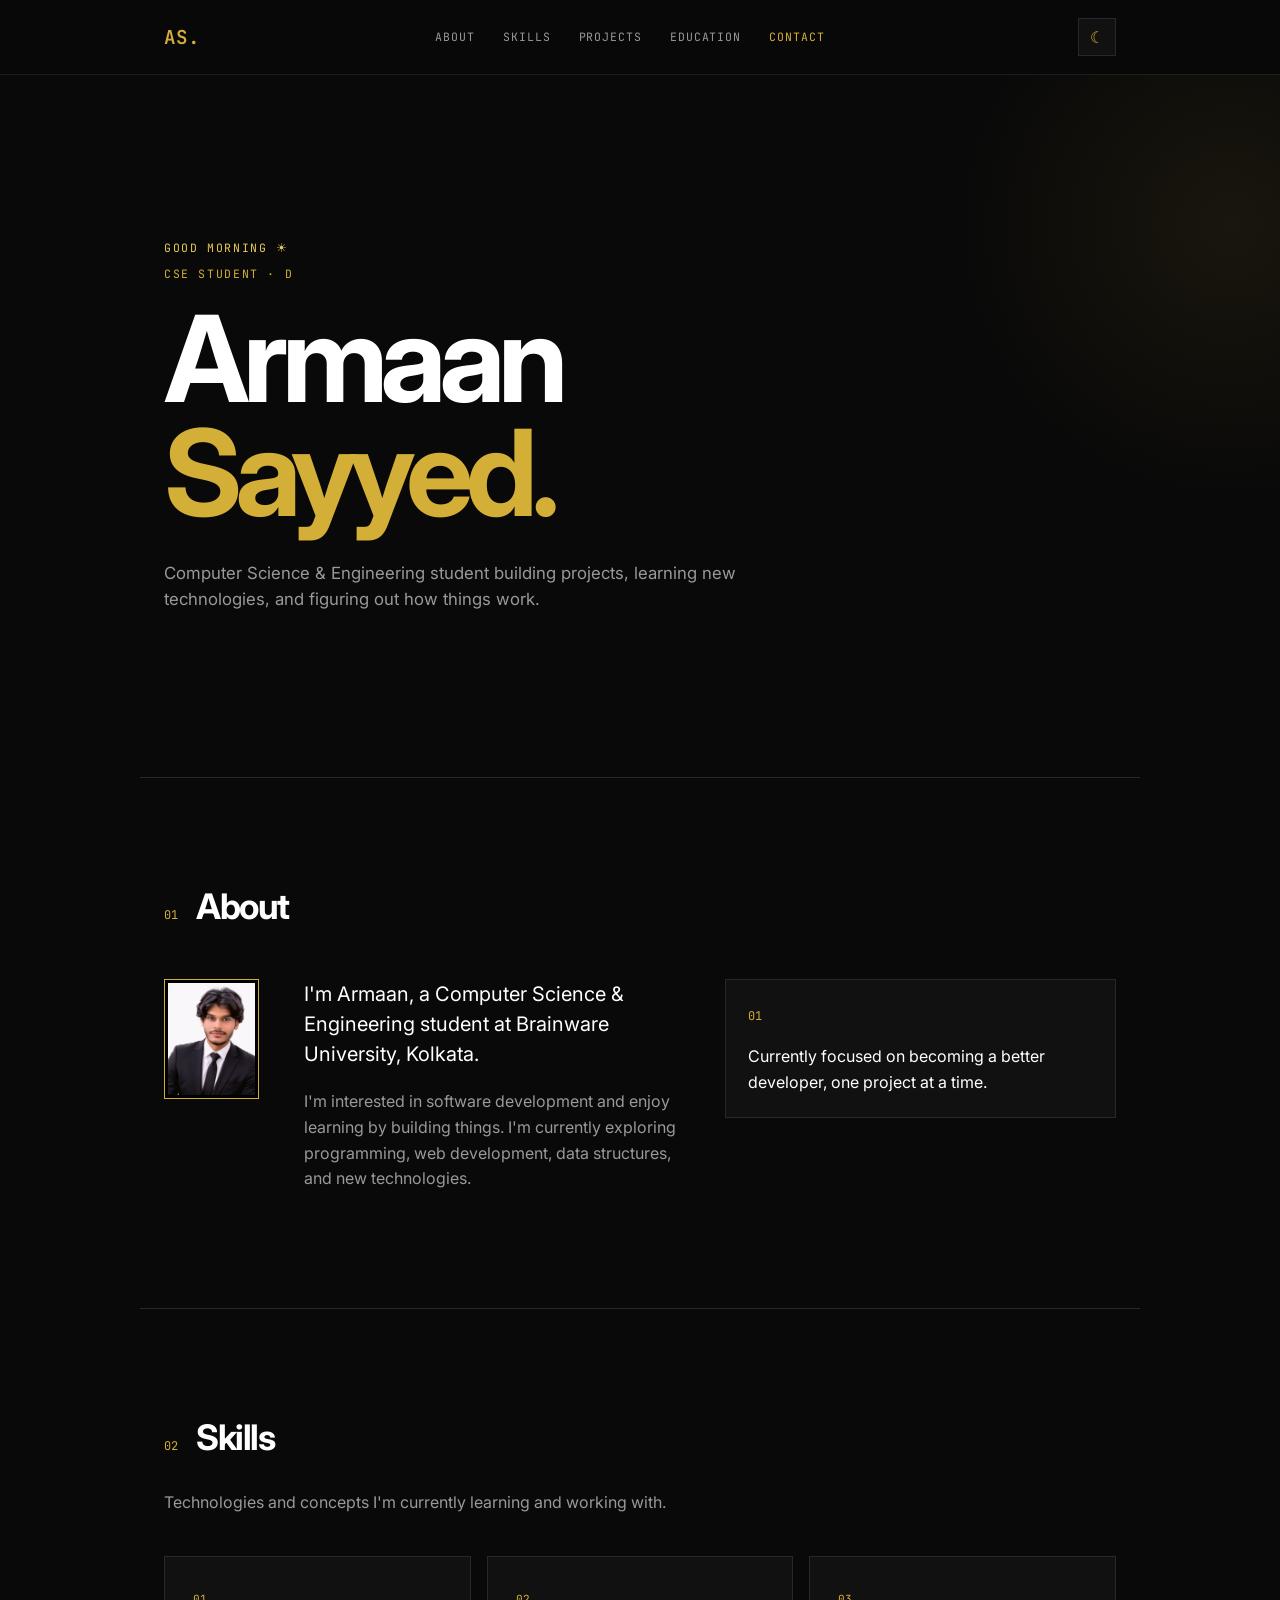
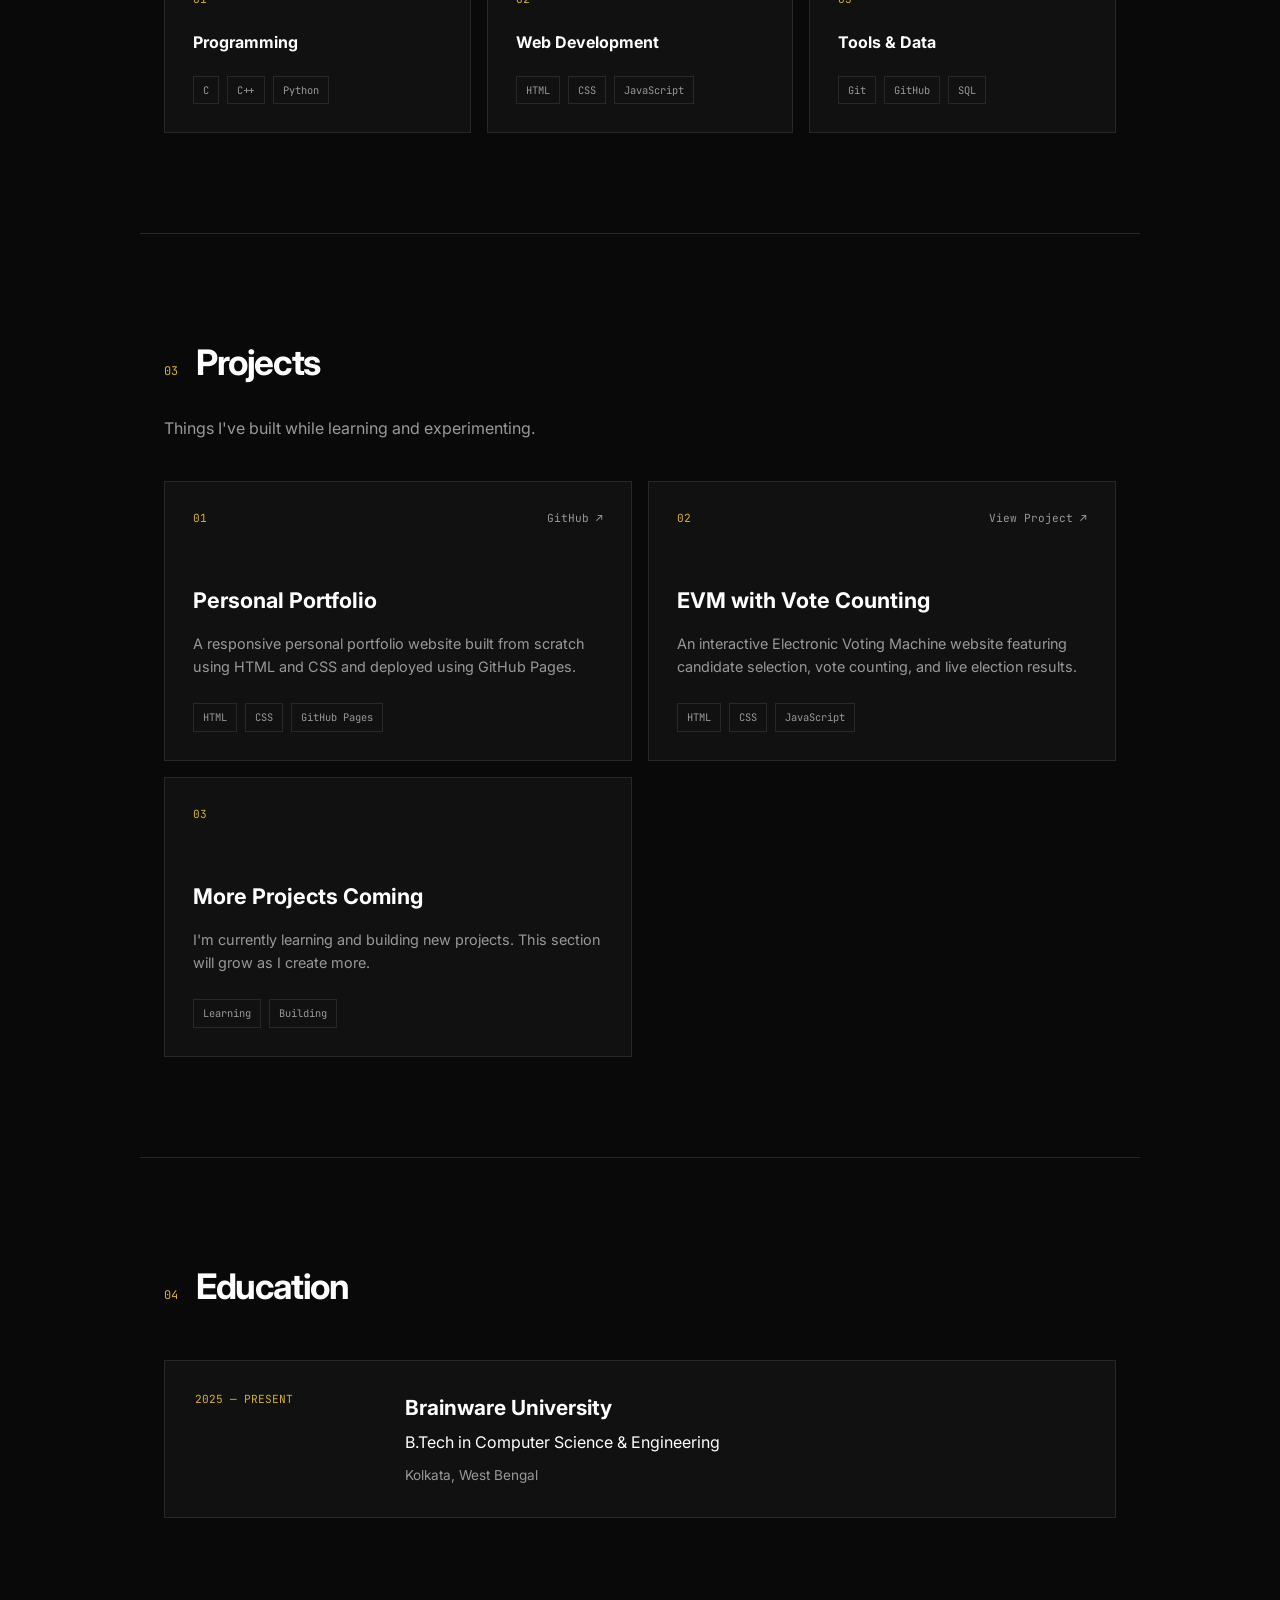
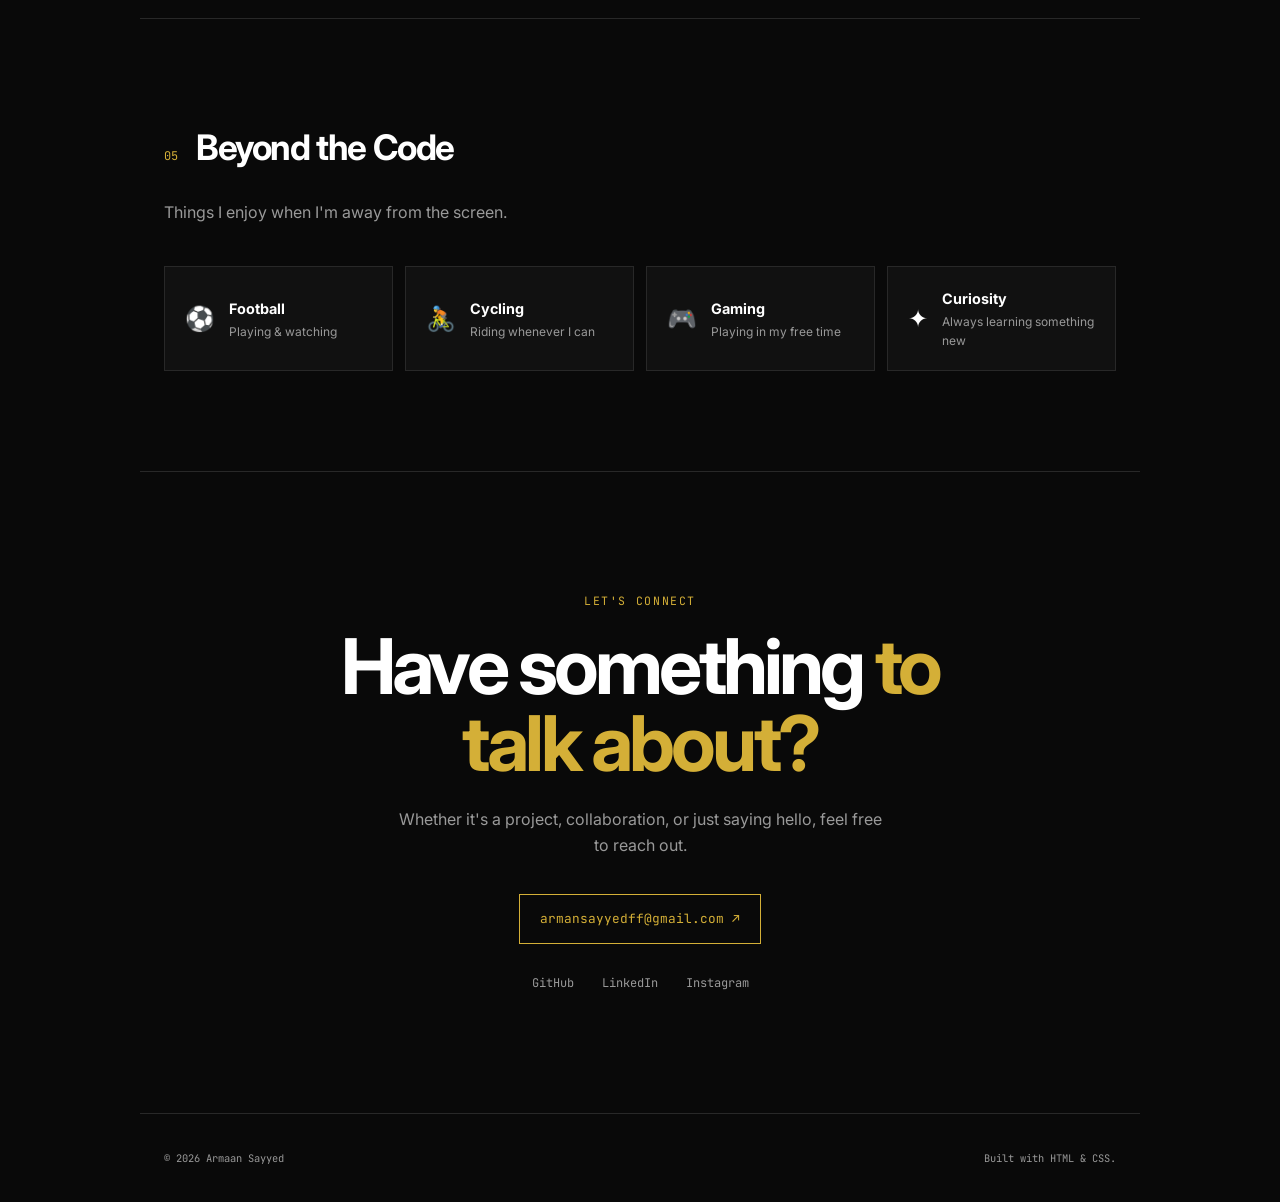
<file: index.html>
<!DOCTYPE html>
<html lang="en">

<head>
  <meta charset="UTF-8">
  <meta name="viewport" content="width=device-width, initial-scale=1.0">

  <title>Armaan Sayyed | CSE Student & Developer</title>

  <meta
    name="description"
    content="Portfolio of Armaan Sayyed, a Computer Science & Engineering student at Brainware University, Kolkata — projects, skills, and contact info."
  >
  <meta name="author" content="Armaan Sayyed">
  <link rel="canonical" href="https://armaan-xd.github.io/">

  <!-- Favicons -->
  <link rel="icon" href="/favicon.ico" sizes="32x32">
  <link rel="icon" href="/assets/favicon.svg" type="image/svg+xml">
  <link rel="apple-touch-icon" href="/assets/apple-touch-icon.png">
  <link rel="manifest" href="/site.webmanifest">
  <meta name="theme-color" content="#090909">

  <!-- Open Graph -->
  <meta property="og:type" content="website">
  <meta property="og:site_name" content="Armaan Sayyed">
  <meta property="og:title" content="Armaan Sayyed | CSE Student & Developer">
  <meta property="og:description" content="Portfolio of Armaan Sayyed, a Computer Science & Engineering student at Brainware University, Kolkata — projects, skills, and contact info.">
  <meta property="og:url" content="https://armaan-xd.github.io/">
  <meta property="og:image" content="https://armaan-xd.github.io/assets/social-share.png">
  <meta property="og:image:width" content="1200">
  <meta property="og:image:height" content="630">
  <meta property="og:locale" content="en_US">

  <!-- Twitter Card -->
  <meta name="twitter:card" content="summary_large_image">
  <meta name="twitter:title" content="Armaan Sayyed | CSE Student & Developer">
  <meta name="twitter:description" content="Portfolio of Armaan Sayyed, a Computer Science & Engineering student at Brainware University, Kolkata — projects, skills, and contact info.">
  <meta name="twitter:image" content="https://armaan-xd.github.io/assets/social-share.png">

  <link rel="preconnect" href="https://fonts.googleapis.com">
  <link rel="preconnect" href="https://fonts.gstatic.com" crossorigin>

  <link
    href="https://fonts.googleapis.com/css2?family=Inter:wght@400;500;600;700&family=JetBrains+Mono:wght@400;500;600&display=swap"
    rel="stylesheet"
  >

  <link rel="stylesheet" href="style.css">

  <!-- Structured data: Person + WebSite (no LocalBusiness — see chat note) -->
  <script type="application/ld+json">
  {
    "@context": "https://schema.org",
    "@graph": [
      {
        "@type": "Person",
        "@id": "https://armaan-xd.github.io/#person",
        "name": "Armaan Sayyed",
        "url": "https://armaan-xd.github.io/",
        "image": "https://armaan-xd.github.io/psphoto.jpg",
        "jobTitle": "Computer Science & Engineering Student",
        "email": "mailto:armansayyedff@gmail.com",
        "affiliation": {
          "@type": "CollegeOrUniversity",
          "name": "Brainware University",
          "address": {
            "@type": "PostalAddress",
            "addressLocality": "Kolkata",
            "addressRegion": "West Bengal",
            "addressCountry": "IN"
          }
        },
        "address": {
          "@type": "PostalAddress",
          "addressLocality": "Kolkata",
          "addressRegion": "West Bengal",
          "addressCountry": "IN"
        },
        "sameAs": [
          "https://github.com/armaan-xd",
          "https://www.linkedin.com/in/arman-sayyed-395670391/",
          "https://www.instagram.com/armaxann/"
        ]
      },
      {
        "@type": "WebSite",
        "@id": "https://armaan-xd.github.io/#website",
        "url": "https://armaan-xd.github.io/",
        "name": "Armaan Sayyed — Portfolio",
        "description": "Personal portfolio of Armaan Sayyed, a Computer Science & Engineering student at Brainware University, Kolkata.",
        "author": { "@id": "https://armaan-xd.github.io/#person" },
        "inLanguage": "en"
      }
    ]
  }
  </script>
</head>

<body>

  <!-- NAVIGATION -->

  <nav class="navbar">

    <div class="nav-container">

      <a href="#" class="logo">AS.</a>

      <div class="nav-links">
        <a href="#about">About</a>
        <a href="#skills">Skills</a>
        <a href="#projects">Projects</a>
        <a href="#education">Education</a>
        <a href="#contact">Contact</a>
      </div>

    </div>

  </nav>


  <!-- HERO -->

  <header class="hero">

    <div class="hero-background"></div>

    <div class="hero-content">

     <p class="eyebrow greeting"></p>

<p class="eyebrow hero-role">
    CSE STUDENT · DEVELOPER · KOLKATA
</p>

      <h1>
        Armaan <span>Sayyed.</span>
      </h1>

      <p class="hero-description">
        Computer Science & Engineering student building projects,
        learning new technologies, and figuring out how things work.
      </p>


      <!-- TOP BUTTONS — CURRENTLY HIDDEN -->

      <!--
      <div class="hero-buttons">

        <a href="#projects" class="button primary">
          View Projects
        </a>

        <a
          href="https://github.com/armaan-xd"
          target="_blank"
          rel="noopener noreferrer"
          class="button secondary"
        >
          GitHub ↗
        </a>

      </div>
      -->

    </div>

  </header>


  <main>


    <!-- ABOUT -->

    <section id="about" class="section">

      <div class="section-heading">
        <span>01</span>
        <h2>About</h2>
      </div>


      <div class="about-content">


        <div class="about-photo">

          <img
            src="psphoto.jpg"
            alt="Armaan Sayyed, Computer Science & Engineering student in Kolkata"
          >

        </div>


        <div class="about-text">

          <p class="large-text">
            I'm Armaan, a Computer Science & Engineering student at
            Brainware University, Kolkata.
          </p>

          <p>
            I'm interested in software development and enjoy learning
            by building things. I'm currently exploring programming,
            web development, data structures, and new technologies.
          </p>

        </div>


        <div class="about-highlight">

          <span class="highlight-number">
            01
          </span>

          <p>
            Currently focused on becoming a better developer,
            one project at a time.
          </p>

        </div>


      </div>

    </section>


    <!-- SKILLS -->

    <section id="skills" class="section">

      <div class="section-heading">
        <span>02</span>
        <h2>Skills</h2>
      </div>

      <p class="section-intro">
        Technologies and concepts I'm currently learning
        and working with.
      </p>


      <div class="skills-grid">


        <div class="skill-card">

          <span class="skill-number">01</span>

          <h3>Programming</h3>

          <div class="tags">
            <span>C</span>
            <span>C++</span>
            <span>Python</span>
          </div>

        </div>


        <div class="skill-card">

          <span class="skill-number">02</span>

          <h3>Web Development</h3>

          <div class="tags">
            <span>HTML</span>
            <span>CSS</span>
            <span>JavaScript</span>
          </div>

        </div>


        <div class="skill-card">

          <span class="skill-number">03</span>

          <h3>Tools & Data</h3>

          <div class="tags">
            <span>Git</span>
            <span>GitHub</span>
            <span>SQL</span>
          </div>

        </div>


      </div>

    </section>


    <!-- PROJECTS -->

    <section id="projects" class="section">

      <div class="section-heading">
        <span>03</span>
        <h2>Projects</h2>
      </div>

      <p class="section-intro">
        Things I've built while learning and experimenting.
      </p>


      <div class="projects-list">


        <!-- PROJECT 01 — PERSONAL PORTFOLIO -->

        <article class="project-card">

          <div class="project-top">

            <span class="project-number">
              01
            </span>

            <a
              href="https://github.com/armaan-xd"
              target="_blank"
              rel="noopener noreferrer"
              class="project-link"
            >
              GitHub ↗
            </a>

          </div>


          <h3>
            Personal Portfolio
          </h3>

          <p>
            A responsive personal portfolio website built from scratch
            using HTML and CSS and deployed using GitHub Pages.
          </p>


          <div class="project-tags">
            <span>HTML</span>
            <span>CSS</span>
            <span>GitHub Pages</span>
          </div>

        </article>


        <!-- PROJECT 02 — EVM -->

        <article class="project-card">

          <div class="project-top">

            <span class="project-number">
              02
            </span>

            <a
              href="https://armaan-xd.github.io/MyEVM/"
              target="_blank"
              rel="noopener noreferrer"
              class="project-link"
            >
              View Project ↗
            </a>

          </div>


          <h3>
            EVM with Vote Counting
          </h3>

          <p>
            An interactive Electronic Voting Machine website featuring
            candidate selection, vote counting, and live election results.
          </p>


          <div class="project-tags">
            <span>HTML</span>
            <span>CSS</span>
            <span>JavaScript</span>
          </div>

        </article>


        <!-- PROJECT 03 — MORE PROJECTS -->

        <article class="project-card">

          <div class="project-top">

            <span class="project-number">
              03
            </span>

          </div>


          <h3>
            More Projects Coming
          </h3>

          <p>
            I'm currently learning and building new projects.
            This section will grow as I create more.
          </p>


          <div class="project-tags">
            <span>Learning</span>
            <span>Building</span>
          </div>

        </article>


      </div>

    </section>

    <!-- EDUCATION -->

    <section id="education" class="section">

      <div class="section-heading">
        <span>04</span>
        <h2>Education</h2>
      </div>


      <div class="education-card">

        <div class="education-year">
          2025 — PRESENT
        </div>

        <div class="education-info">

          <h3>
            Brainware University
          </h3>

          <p>
            B.Tech in Computer Science & Engineering
          </p>

          <span>
            Kolkata, West Bengal
          </span>

        </div>

      </div>

    </section>


    <!-- BEYOND THE CODE -->

    <section class="section">

      <div class="section-heading">
        <span>05</span>
        <h2>Beyond the Code</h2>
      </div>

      <p class="section-intro">
        Things I enjoy when I'm away from the screen.
      </p>


      <div class="interests">


        <div class="interest">

          <span>⚽</span>

          <div>
            <h3>Football</h3>
            <p>Playing & watching</p>
          </div>

        </div>


        <div class="interest">

          <span>🚴</span>

          <div>
            <h3>Cycling</h3>
            <p>Riding whenever I can</p>
          </div>

        </div>


        <div class="interest">

          <span>🎮</span>

          <div>
            <h3>Gaming</h3>
            <p>Playing in my free time</p>
          </div>

        </div>


        <div class="interest">

          <span>✦</span>

          <div>
            <h3>Curiosity</h3>
            <p>Always learning something new</p>
          </div>

        </div>


      </div>

    </section>


    <!-- CONTACT -->

    <section id="contact" class="contact-section">

      <p class="eyebrow">
        LET'S CONNECT
      </p>


      <h2>
        Have something
        <span>to talk about?</span>
      </h2>


      <p>
        Whether it's a project, collaboration, or just saying hello,
        feel free to reach out.
      </p>


      <a
        href="mailto:armansayyedff@gmail.com"
        class="email-button"
      >
        armansayyedff@gmail.com ↗
      </a>


      <div class="social-links">

        <a
          href="https://github.com/armaan-xd"
          target="_blank"
          rel="noopener noreferrer"
        >
          GitHub
        </a>

        <a
          href="https://www.linkedin.com/in/arman-sayyed-395670391/"
          target="_blank"
          rel="noopener noreferrer"
        >
          LinkedIn
        </a>

        <a
          href="https://www.instagram.com/armaxann/"
          target="_blank"
          rel="noopener noreferrer"
        >
          Instagram
        </a>

      </div>

    </section>


  </main>


  <!-- FOOTER -->

  <footer>

    <p>
      © 2026 Armaan Sayyed
    </p>

    <p>
      Built with HTML & CSS.
    </p>

  </footer>


<script src="script.js"></script>

</body>
</html>
</file>
<file: style.css>
:root {

  --bg: #090909;
  --surface: #111111;
  --surface-light: #171717;

  --border: #282828;

  --text: #ffffff;
  --muted: #999999;

  --gold: #d4af37;
  --gold-light: #e6c75a;

  --max-width: 1000px;
}


/* =========================
   RESET
========================= */

* {
  box-sizing: border-box;
}


html {
  scroll-behavior: smooth;
}


body {

  margin: 0;

  background: var(--bg);

  color: var(--text);

  font-family: 'Inter', sans-serif;

  line-height: 1.6;

  overflow-x: hidden;
}


img {
  max-width: 100%;
}


a {
  color: inherit;
  text-decoration: none;
}


/* =========================
   NAVIGATION
========================= */

.navbar {

  position: sticky;

  top: 0;

  z-index: 100;

  background: rgba(9, 9, 9, 0.88);

  backdrop-filter: blur(14px);

  border-bottom: 1px solid rgba(40, 40, 40, 0.7);
}


.nav-container {

  max-width: var(--max-width);

  margin: auto;

  padding: 18px 24px;

  display: flex;

  justify-content: space-between;

  align-items: center;
}


.logo {

  font-family: 'JetBrains Mono', monospace;

  font-size: 1.2rem;

  font-weight: 600;

  color: var(--gold);
}


.nav-links {

  display: flex;

  gap: 28px;
}


.nav-links a {

  font-family: 'JetBrains Mono', monospace;

  font-size: 0.72rem;

  text-transform: uppercase;

  letter-spacing: 0.08em;

  color: var(--muted);

  transition: color 0.2s ease;
}


.nav-links a:hover {
  color: var(--gold);
}


/* =========================
   HERO
========================= */

.hero {

  position: relative;

  min-height: 78vh;

  display: flex;

  align-items: center;

  overflow: hidden;
}


.hero-background {

  position: absolute;

  width: 600px;

  height: 600px;

  right: -250px;

  top: -150px;

  border-radius: 50%;

  background: radial-gradient(
    circle,
    rgba(212, 175, 55, 0.08),
    transparent 65%
  );
}


.hero-content {

  position: relative;

  z-index: 2;

  width: 100%;

  max-width: var(--max-width);

  margin: auto;

  padding: 100px 24px;
}


.eyebrow {

  margin: 0 0 18px;

  font-family: 'JetBrains Mono', monospace;

  font-size: 0.72rem;

  letter-spacing: 0.14em;

  color: var(--gold);
}


.hero h1 {

  margin: 0;

  max-width: 800px;

  font-size: clamp(4rem, 10vw, 7.5rem);

  line-height: 0.95;

  letter-spacing: -0.06em;

  font-weight: 700;
}


.hero h1 span {
  color: var(--gold);
}


.hero-description {

  max-width: 580px;

  margin: 30px 0 0;

  font-size: 1.05rem;

  color: var(--muted);
}


/* =========================
   SECTIONS
========================= */

.section {

  max-width: var(--max-width);

  margin: auto;

  padding: 100px 24px;

  border-top: 1px solid var(--border);
}


.section-heading {

  display: flex;

  align-items: baseline;

  gap: 18px;

  margin-bottom: 45px;
}


.section-heading span {

  font-family: 'JetBrains Mono', monospace;

  font-size: 0.75rem;

  color: var(--gold);
}


.section-heading h2 {

  margin: 0;

  font-size: 2.2rem;

  letter-spacing: -0.04em;
}


.section-intro {

  max-width: 600px;

  margin-top: -20px;

  margin-bottom: 40px;

  color: var(--muted);
}


/* =========================
   ABOUT
========================= */

.about-content {

  display: grid;

  grid-template-columns: 110px 1fr 1fr;

  gap: 30px;

  align-items: start;
}


.about-photo {

  display: flex;

  justify-content: flex-start;

  align-items: flex-start;
}


.about-photo img {

  width: 95px;

  height: 120px;

  object-fit: cover;

  display: block;

  border: 1px solid var(--gold);

  padding: 3px;

  background: #000;

  filter: grayscale(5%);

  transition:
    transform 0.25s ease,
    border-color 0.25s ease;
}


.about-photo img:hover {

  transform: translateY(-3px);

  border-color: var(--gold-light);
}


.about-content p {
  color: var(--muted);
}


.about-content .large-text {

  margin-top: 0;

  font-size: 1.25rem;

  line-height: 1.5;

  color: var(--text);
}


.about-highlight {

  padding: 22px;

  background: var(--surface);

  border: 1px solid var(--border);
}


.highlight-number {

  font-family: 'JetBrains Mono', monospace;

  color: var(--gold);

  font-size: 0.75rem;
}


.about-highlight p {

  margin-bottom: 0;

  color: var(--text);
}


/* =========================
   SKILLS
========================= */

.skills-grid {

  display: grid;

  grid-template-columns: repeat(3, 1fr);

  gap: 16px;
}


.skill-card {

  padding: 28px;

  background: var(--surface);

  border: 1px solid var(--border);

  transition:
    border-color 0.25s ease,
    transform 0.25s ease;
}


.skill-card:hover {

  border-color: var(--gold);

  transform: translateY(-4px);
}


.skill-number {

  font-family: 'JetBrains Mono', monospace;

  font-size: 0.7rem;

  color: var(--gold);
}


.skill-card h3 {

  margin: 20px 0;

  font-size: 1rem;
}


.tags,
.project-tags {

  display: flex;

  flex-wrap: wrap;

  gap: 8px;
}


.tags span,
.project-tags span {

  padding: 5px 9px;

  border: 1px solid var(--border);

  color: var(--muted);

  font-family: 'JetBrains Mono', monospace;

  font-size: 0.65rem;
}


/* =========================
   PROJECTS
========================= */

.projects-list {

  display: grid;

  grid-template-columns: repeat(2, 1fr);

  gap: 16px;
}


.project-card {

  min-height: 280px;

  padding: 28px;

  background: var(--surface);

  border: 1px solid var(--border);

  transition:
    border-color 0.25s ease,
    transform 0.25s ease;
}


.project-card:hover {

  border-color: var(--gold);

  transform: translateY(-4px);
}


.project-top {

  display: flex;

  justify-content: space-between;

  align-items: center;
}


.project-number {

  font-family: 'JetBrains Mono', monospace;

  font-size: 0.7rem;

  color: var(--gold);
}


.project-link {

  font-family: 'JetBrains Mono', monospace;

  font-size: 0.7rem;

  color: var(--muted);
}


.project-link:hover {
  color: var(--gold);
}


.project-card h3 {

  margin-top: 55px;

  margin-bottom: 12px;

  font-size: 1.35rem;
}


.project-card p {

  color: var(--muted);

  font-size: 0.9rem;
}


.project-tags {
  margin-top: 25px;
}


/* =========================
   EDUCATION
========================= */

.education-card {

  display: grid;

  grid-template-columns: 180px 1fr;

  gap: 30px;

  padding: 30px;

  background: var(--surface);

  border: 1px solid var(--border);
}


.education-year {

  font-family: 'JetBrains Mono', monospace;

  font-size: 0.7rem;

  color: var(--gold);
}


.education-info h3 {

  margin: 0;

  font-size: 1.3rem;
}


.education-info p {

  margin: 6px 0;

  color: var(--text);
}


.education-info span {

  color: var(--muted);

  font-size: 0.85rem;
}


/* =========================
   INTERESTS
========================= */

.interests {

  display: grid;

  grid-template-columns: repeat(4, 1fr);

  gap: 12px;
}


.interest {

  padding: 20px;

  background: var(--surface);

  border: 1px solid var(--border);

  display: flex;

  gap: 14px;

  align-items: center;
}


.interest > span {
  font-size: 1.5rem;
}


.interest h3 {

  margin: 0;

  font-size: 0.9rem;
}


.interest p {

  margin: 2px 0 0;

  font-size: 0.75rem;

  color: var(--muted);
}


/* =========================
   CONTACT
========================= */

.contact-section {

  max-width: var(--max-width);

  margin: auto;

  padding: 120px 24px;

  text-align: center;

  border-top: 1px solid var(--border);
}


.contact-section h2 {

  max-width: 700px;

  margin: auto;

  font-size: clamp(2.5rem, 6vw, 5rem);

  line-height: 1;

  letter-spacing: -0.05em;
}


.contact-section h2 span {
  color: var(--gold);
}


.contact-section > p:not(.eyebrow) {

  max-width: 500px;

  margin: 25px auto;

  color: var(--muted);
}


.email-button {

  display: inline-block;

  margin-top: 10px;

  padding: 14px 20px;

  border: 1px solid var(--gold);

  color: var(--gold);

  font-family: 'JetBrains Mono', monospace;

  font-size: 0.8rem;

  transition: all 0.25s ease;
}


.email-button:hover {

  background: var(--gold);

  color: #090909;
}


.social-links {

  display: flex;

  justify-content: center;

  gap: 28px;

  margin-top: 30px;
}


.social-links a {

  font-family: 'JetBrains Mono', monospace;

  font-size: 0.75rem;

  color: var(--muted);

  transition: color 0.2s ease;
}


.social-links a:hover {
  color: var(--gold);
}


/* =========================
   FOOTER
========================= */

footer {

  max-width: var(--max-width);

  margin: auto;

  padding: 25px 24px;

  display: flex;

  justify-content: space-between;

  border-top: 1px solid var(--border);

  color: var(--muted);

  font-family: 'JetBrains Mono', monospace;

  font-size: 0.65rem;
}


/* =========================================================
   TABLET
========================================================= */

@media (max-width: 850px) {

  .about-content {

    grid-template-columns: 100px 1fr;

    gap: 25px;
  }


  .about-highlight {

    grid-column: 2;
  }


  .skills-grid {

    grid-template-columns: 1fr 1fr;
  }


  .interests {

    grid-template-columns: 1fr 1fr;
  }

}


/* =========================================================
   PHONE
========================================================= */

@media (max-width: 600px) {


  /* ---------- GLOBAL ---------- */

  body {

    width: 100%;

    overflow-x: hidden;
  }


  /* ---------- NAV ---------- */

  .navbar {

    position: sticky;

    top: 0;
  }


  .nav-container {

    padding: 15px 18px;
  }


  .nav-links {

    display: none;
  }


  .logo {

    font-size: 1.05rem;
  }


  /* ---------- HERO ---------- */

  .hero {

    min-height: auto;

    display: block;
  }


  .hero-content {

    padding: 85px 20px 75px;
  }


  .hero-background {

    width: 350px;

    height: 350px;

    right: -200px;

    top: -80px;
  }


  .eyebrow {

    font-size: 0.62rem;

    letter-spacing: 0.10em;

    line-height: 1.7;
  }


  .hero h1 {

    font-size: clamp(3.3rem, 17vw, 5rem);

    line-height: 0.92;

    letter-spacing: -0.065em;
  }


  .hero-description {

    margin-top: 24px;

    font-size: 0.92rem;

    line-height: 1.65;

    max-width: 100%;
  }


  /* ---------- SECTIONS ---------- */

  .section {

    width: 100%;

    padding: 65px 20px;
  }


  .section-heading {

    gap: 12px;

    margin-bottom: 32px;
  }


  .section-heading span {

    font-size: 0.65rem;
  }


  .section-heading h2 {

    font-size: 1.75rem;
  }


  .section-intro {

    margin-top: -10px;

    margin-bottom: 28px;

    font-size: 0.9rem;

    line-height: 1.6;
  }


  /* ---------- ABOUT ---------- */

  .about-content {

    grid-template-columns: 85px 1fr;

    gap: 18px;

    align-items: start;
  }


  .about-photo {

    width: 85px;

    justify-content: flex-start;
  }


  .about-photo img {

    width: 78px;

    height: 100px;

    padding: 3px;
  }


  .about-text {

    min-width: 0;
  }


  .about-content .large-text {

    font-size: 0.98rem;

    line-height: 1.55;

    margin: 0;
  }


  .about-content p:not(.large-text) {

    font-size: 0.82rem;

    line-height: 1.65;
  }


  .about-highlight {

    grid-column: 1 / -1;

    margin-top: 5px;

    padding: 18px;
  }


  .about-highlight p {

    font-size: 0.82rem;

    line-height: 1.6;
  }


  /* ---------- SKILLS ---------- */

  .skills-grid {

    grid-template-columns: 1fr;

    gap: 12px;
  }


  .skill-card {

    padding: 22px;

    min-width: 0;
  }


  .skill-card h3 {

    margin: 14px 0;

    font-size: 0.95rem;
  }


  /* ---------- PROJECTS ---------- */

  .projects-list {

    grid-template-columns: 1fr;

    gap: 12px;
  }


  .project-card {

    min-height: auto;

    padding: 22px;
  }


  .project-card h3 {

    margin-top: 35px;

    font-size: 1.15rem;
  }


  .project-card p {

    font-size: 0.82rem;

    line-height: 1.65;
  }


  /* ---------- EDUCATION ---------- */

  .education-card {

    grid-template-columns: 1fr;

    gap: 12px;

    padding: 22px;
  }


  .education-info h3 {

    font-size: 1.1rem;
  }


  .education-info p {

    font-size: 0.85rem;
  }


  /* ---------- INTERESTS ---------- */

  .interests {

    grid-template-columns: 1fr 1fr;

    gap: 10px;
  }


  .interest {

    padding: 15px;

    gap: 10px;

    min-width: 0;
  }


  .interest > span {

    font-size: 1.2rem;
  }


  .interest h3 {

    font-size: 0.78rem;
  }


  .interest p {

    font-size: 0.65rem;

    line-height: 1.4;
  }


  /* ---------- CONTACT ---------- */

  .contact-section {

    width: 100%;

    padding: 80px 20px;
  }


  .contact-section h2 {

    font-size: clamp(2.4rem, 12vw, 4rem);

    line-height: 0.98;
  }


  .contact-section > p:not(.eyebrow) {

    font-size: 0.85rem;

    line-height: 1.65;

    margin: 22px auto;
  }


  .email-button {

    max-width: 100%;

    padding: 12px 14px;

    font-size: 0.68rem;

    overflow-wrap: anywhere;
  }


  .social-links {

    gap: 20px;

    flex-wrap: wrap;
  }


  .social-links a {

    font-size: 0.7rem;
  }


  /* ---------- FOOTER ---------- */

  footer {

    padding: 22px 20px;

    flex-direction: column;

    gap: 5px;

    font-size: 0.6rem;

    text-align: center;
  }

}


/* =========================================================
   VERY SMALL PHONES
========================================================= */

@media (max-width: 380px) {


  .hero-content {

    padding-left: 17px;

    padding-right: 17px;
  }


  .hero h1 {

    font-size: 3.1rem;
  }


  .section {

    padding-left: 17px;

    padding-right: 17px;
  }


  .about-content {

    grid-template-columns: 75px 1fr;

    gap: 14px;
  }


  .about-photo {

    width: 75px;
  }


  .about-photo img {

    width: 68px;

    height: 88px;
  }


  .about-content .large-text {

    font-size: 0.9rem;
  }


  .interests {

    grid-template-columns: 1fr;
  }


  .contact-section {

    padding-left: 17px;

    padding-right: 17px;
  }

}


/* =========================
   REDUCED MOTION
========================= */

@media (prefers-reduced-motion: reduce) {

  html {
    scroll-behavior: auto;
  }

  * {
    transition: none !important;
  }

}


/* =========================================================
   JAVASCRIPT FEATURES
========================================================= */


/* =========================
   THEME TOGGLE
========================= */

.theme-toggle {

  width: 38px;
  height: 38px;

  margin-left: 18px;

  display: flex;
  align-items: center;
  justify-content: center;

  border: 1px solid var(--border);

  background: var(--surface);

  color: var(--gold);

  font-family: 'JetBrains Mono', monospace;

  font-size: 1rem;

  cursor: pointer;

  transition:
    background 0.25s ease,
    border-color 0.25s ease,
    transform 0.25s ease;
}


.theme-toggle:hover {

  border-color: var(--gold);

  transform: translateY(-2px);

}


/* =========================
   LIGHT MODE
========================= */

body.light-mode {

  --bg: #f5f3ed;
  --surface: #ffffff;
  --surface-light: #eeece5;

  --border: #d8d4c8;

  --text: #171717;
  --muted: #666666;

  --gold: #9a7610;
  --gold-light: #b28b18;

  background: var(--bg);

  color: var(--text);
}


body.light-mode .navbar {

  background: rgba(245, 243, 237, 0.9);

  border-bottom-color: var(--border);
}


body.light-mode .hero-background {

  background: radial-gradient(
    circle,
    rgba(154, 118, 16, 0.10),
    transparent 65%
  );
}


body.light-mode .about-photo img {

  background: #ffffff;
}


body.light-mode .email-button:hover {

  color: #ffffff;

}


/* =========================
   MOBILE MENU BUTTON
========================= */

.mobile-menu-button {

  display: none;

  width: 38px;
  height: 38px;

  padding: 8px;

  margin-left: auto;

  border: 1px solid var(--border);

  background: var(--surface);

  cursor: pointer;

  flex-direction: column;

  justify-content: center;

  align-items: center;

  gap: 4px;

}


.mobile-menu-button span {

  display: block;

  width: 17px;
  height: 1px;

  background: var(--text);

  transition:
    transform 0.25s ease,
    opacity 0.25s ease;
}


/* =========================
   ACTIVE NAVIGATION
========================= */

.nav-links a.active {

  color: var(--gold);

}


/* =========================
   SCROLL REVEAL
========================= */

.reveal {

  opacity: 0;

  transform: translateY(25px);

  transition:
    opacity 0.7s ease,
    transform 0.7s ease;
}


.reveal.visible {

  opacity: 1;

  transform: translateY(0);

}


/* =========================
   PROJECT INTERACTION
========================= */

.project-card.project-hover {

  border-color: var(--gold);

  transform: translateY(-5px);

}


/* =========================
   BACK TO TOP
========================= */

.back-to-top {

  position: fixed;

  right: 24px;
  bottom: 24px;

  width: 42px;
  height: 42px;

  display: flex;

  align-items: center;
  justify-content: center;

  border: 1px solid var(--gold);

  background: var(--surface);

  color: var(--gold);

  font-family: 'JetBrains Mono', monospace;

  font-size: 1rem;

  cursor: pointer;

  opacity: 0;

  visibility: hidden;

  transform: translateY(10px);

  transition:
    opacity 0.25s ease,
    visibility 0.25s ease,
    transform 0.25s ease,
    background 0.25s ease;

  z-index: 90;

}


.back-to-top.show {

  opacity: 1;

  visibility: visible;

  transform: translateY(0);

}


.back-to-top:hover {

  background: var(--gold);

  color: #090909;

}


/* =========================================================
   MOBILE JAVASCRIPT STYLES
========================================================= */

@media (max-width: 600px) {


  /* ---------- NAV ---------- */

  .nav-container {

    position: relative;

  }


  .theme-toggle {

    width: 34px;
    height: 34px;

    margin-left: 8px;

    margin-right: 48px;

    font-size: 0.9rem;

  }


  .mobile-menu-button {

    display: flex;

    position: absolute;

    right: 18px;

    top: 50%;

    transform: translateY(-50%);

  }


  .nav-links.mobile-open {

    display: flex;

    position: absolute;

    left: 0;
    right: 0;

    top: 100%;

    padding: 18px 20px 22px;

    flex-direction: column;

    gap: 18px;

    background: var(--bg);

    border-bottom: 1px solid var(--border);

    box-shadow: 0 12px 30px rgba(0, 0, 0, 0.15);

  }


  .nav-links.mobile-open a {

    font-size: 0.7rem;

  }


  /* ---------- BACK TO TOP ---------- */

  .back-to-top {

    right: 18px;

    bottom: 18px;

    width: 38px;

    height: 38px;

  }

}


/* =========================================================
   SMALL PHONE
========================================================= */

@media (max-width: 380px) {

  .theme-toggle {

    margin-right: 44px;

  }

}

/* =========================================================
   TIME-BASED GREETING
========================================================= */

.greeting {

  margin-bottom: 8px;

  color: var(--gold-light);

}


/* =========================================================
   SECRET DEVELOPER MODE
========================================================= */

.dev-panel {

  position: fixed;

  inset: 0;

  z-index: 9999;

  display: flex;

  align-items: center;

  justify-content: center;

  padding: 20px;

  background: rgba(0, 0, 0, 0.78);

  backdrop-filter: blur(10px);

  opacity: 0;

  visibility: hidden;

  transition:
    opacity 0.25s ease,
    visibility 0.25s ease;

}


.dev-panel.show {

  opacity: 1;

  visibility: visible;

}


.dev-window {

  position: relative;

  width: 100%;

  max-width: 430px;

  padding: 30px;

  background: #0b0b0b;

  border: 1px solid var(--gold);

  box-shadow:
    0 0 45px rgba(212, 175, 55, 0.15);

  font-family: 'JetBrains Mono', monospace;

  color: var(--text);

  transform: translateY(15px);

  transition:
    transform 0.25s ease;

}


.dev-panel.show .dev-window {

  transform: translateY(0);

}


.dev-title {

  color: var(--gold);

  font-size: 0.8rem;

  letter-spacing: 0.12em;

}


.dev-line {

  margin: 12px 0 22px;

  color: var(--border);

  overflow: hidden;

}


.dev-row {

  display: flex;

  justify-content: space-between;

  gap: 20px;

  padding: 8px 0;

  font-size: 0.72rem;

  border-bottom: 1px solid rgba(40, 40, 40, 0.45);

}


.dev-row span {

  color: var(--muted);

}


.dev-row strong {

  color: var(--text);

  font-weight: 400;

  text-align: right;

}


.dev-row .online {

  color: #65c466;

}


.dev-command {

  margin-top: 25px;

  color: var(--gold);

  font-size: 0.72rem;

}


.dev-close {

  position: absolute;

  top: 12px;

  right: 14px;

  width: 30px;

  height: 30px;

  border: 1px solid var(--border);

  background: transparent;

  color: var(--muted);

  font-size: 1.2rem;

  cursor: pointer;

  transition:
    color 0.2s ease,
    border-color 0.2s ease;

}


.dev-close:hover {

  color: var(--gold);

  border-color: var(--gold);

}


/* =========================================================
   DEVELOPER MODE — LIGHT MODE
========================================================= */

body.light-mode .dev-panel {

  background: rgba(245, 243, 237, 0.78);

}


body.light-mode .dev-window {

  background: #ffffff;

}


/* =========================================================
   DEVELOPER MODE — PHONE
========================================================= */

@media (max-width: 600px) {

  .dev-panel {

    padding: 18px;

  }


  .dev-window {

    padding: 25px 20px;

  }


  .dev-row {

    font-size: 0.65rem;

  }


  .dev-command {

    font-size: 0.65rem;

  }

}

/* =========================================================
   TERMINAL BLINKING CURSOR
========================================================= */

.terminal-cursor {

  display: inline-block;

  margin-left: 2px;

  color: var(--gold);

  animation: terminalBlink 0.9s steps(1) infinite;

}


@keyframes terminalBlink {

  0%,
  45% {
    opacity: 1;
  }

  46%,
  100% {
    opacity: 0;
  }

}
</file>
